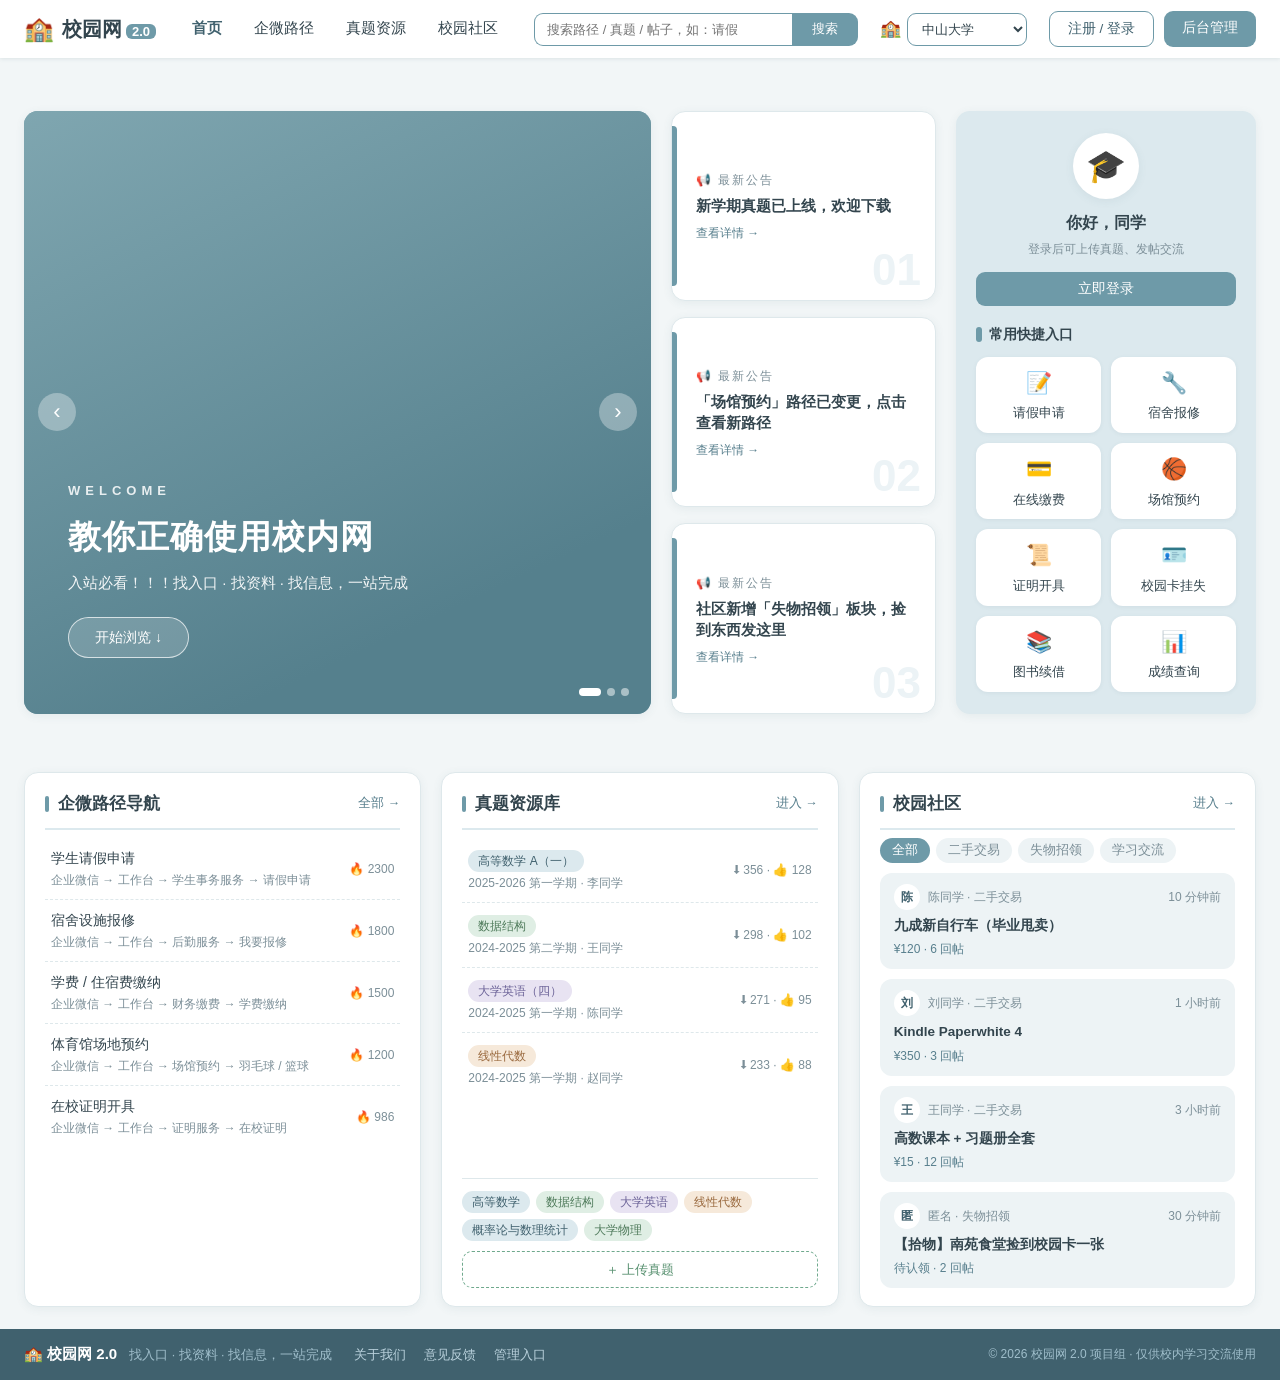
<file: index.html>
<!DOCTYPE html>
<html lang="zh-CN">
<head>
  <meta charset="UTF-8">
  <meta name="viewport" content="width=device-width, initial-scale=1.0">
  <meta name="description" content="校内网 2.0 —— 面向本校学生的校园综合服务网站：企微路径导航、往年真题资源库、校园社区">
  <title>校园网 2.0 | 校园综合服务平台</title>
  <link rel="stylesheet" href="css/style.css">
</head>
<body>

  <!-- ① 顶部导航栏 -->
  <header class="navbar">
    <div class="container navbar-inner">

      <a href="index.html" class="logo">
        <span class="logo-icon">🏫</span>
        <span class="logo-text">校园网<em>2.0</em></span>
      </a>

      <nav class="nav-links">
        <a href="index.html" class="active">首页</a>
        <a href="#panel-path">企微路径</a>
        <a href="#panel-exam">真题资源</a>
        <a href="#panel-post">校园社区</a>
      </nav>

      <div class="search-box">
        <input type="text" id="searchInput" placeholder="搜索路径 / 真题 / 帖子，如：请假">
        <button type="button" id="searchBtn">搜索</button>
      </div>

      <div class="school-select">
        <span class="school-label">🏫</span>
        <select id="schoolSelect" aria-label="选择学校">
          <option value="中山大学">中山大学</option>
          <option value="华南理工大学">华南理工大学</option>
        </select>
      </div>

      <div class="user-actions">
        <a href="register.html" class="btn btn-outline">注册 / 登录</a>
        <a href="admin.html" class="btn btn-primary">后台管理</a>
      </div>

    </div>
  </header>

  <!-- ② 首屏：大 Banner 轮播 + 公告大卡 + 右侧个人面板（自适应撑满一屏） -->
  <section class="hero">
    <div class="container hero-grid">

      <!-- 大 Banner 轮播：新手指引 -->
      <div class="banner" id="banner">
        <div class="banner-track" id="bannerTrack">
          <div class="banner-slide slide-1">
            <span class="banner-en">WELCOME</span>
            <h1>教你正确使用校内网</h1>
            <p>入站必看！！！找入口 · 找资料 · 找信息，一站完成</p>
            <span class="banner-btn">开始浏览 ↓</span>
          </div>
          <div class="banner-slide slide-2">
            <span class="banner-en">EXAM BANK</span>
            <h1>历年期末真题免费下载</h1>
            <p>高等数学、数据结构、大学英语……学长学姐留下的宝藏</p>
            <a class="banner-btn" href="#panel-exam">进入真题库 →</a>
          </div>
          <div class="banner-slide slide-3">
            <span class="banner-en">COMMUNITY</span>
            <h1>校园社区 · 互助大家庭</h1>
            <p>二手交易 · 失物招领 · 学习交流，有困难找同学</p>
            <a class="banner-btn" href="#panel-post">去逛逛 →</a>
          </div>
        </div>
        <button type="button" class="banner-arrow prev" id="bannerPrev" aria-label="上一张">‹</button>
        <button type="button" class="banner-arrow next" id="bannerNext" aria-label="下一张">›</button>
        <div class="banner-dots" id="bannerDots"></div>
      </div>

      <!-- 公告大卡（纵向堆叠，数据来自后台公告配置） -->
      <div class="announce-cards" id="announceCards"></div>

      <!-- 右侧：个人面板 + 快捷入口宫格 -->
      <aside class="side-panel">
        <div class="user-card">
          <div class="user-avatar">🎓</div>
          <div class="user-name">你好，同学</div>
          <div class="user-sub">登录后可上传真题、发帖交流</div>
          <a href="#" class="btn btn-primary btn-block">立即登录</a>
        </div>
        <div class="quick-panel">
          <div class="side-title"><span class="dot"></span>常用快捷入口</div>
          <div class="quick-grid" id="quickItems"></div>
        </div>
      </aside>

    </div>
  </section>

  <main>

    <!-- ③ 第二屏：三大板块并排 -->
    <section class="section section-main">
      <div class="container triple">

        <!-- 企微路径导航 -->
        <div class="panel" id="panel-path">
          <div class="panel-head">
            <h2>企微路径导航</h2>
            <a href="#" class="more-link">全部 →</a>
          </div>
          <ul class="mini-list" id="pathList"></ul>
        </div>

        <!-- 真题资源库 -->
        <div class="panel" id="panel-exam">
          <div class="panel-head">
            <h2>真题资源库</h2>
            <a href="#" class="more-link">进入 →</a>
          </div>
          <ul class="mini-list" id="examList"></ul>
          <div class="panel-foot">
            <div class="cat-tags" id="examCats"></div>
            <a href="#" class="upload-btn">＋ 上传真题</a>
          </div>
        </div>

        <!-- 校园社区 -->
        <div class="panel" id="panel-post">
          <div class="panel-head">
            <h2>校园社区</h2>
            <a href="#" class="more-link">进入 →</a>
          </div>
          <div class="board-tabs" id="boardTabs"></div>
          <ul class="post-list" id="postList"></ul>
        </div>

      </div>
    </section>

  </main>

  <!-- ④ 页脚（紧凑单行） -->
  <footer class="footer">
    <div class="container footer-inner">
      <div class="footer-left">
        <span class="footer-brand">🏫 校园网 2.0</span>
        <span class="footer-slogan">找入口 · 找资料 · 找信息，一站完成</span>
      </div>
      <nav class="footer-links">
        <a href="#">关于我们</a>
        <a href="#">意见反馈</a>
        <a href="admin.html">管理入口</a>
      </nav>
      <p class="footer-copy">© 2026 校园网 2.0 项目组 · 仅供校内学习交流使用</p>
    </div>
  </footer>

  <script src="js/data.js"></script>
  <script src="js/app.js"></script>
</body>
</html>
</file>
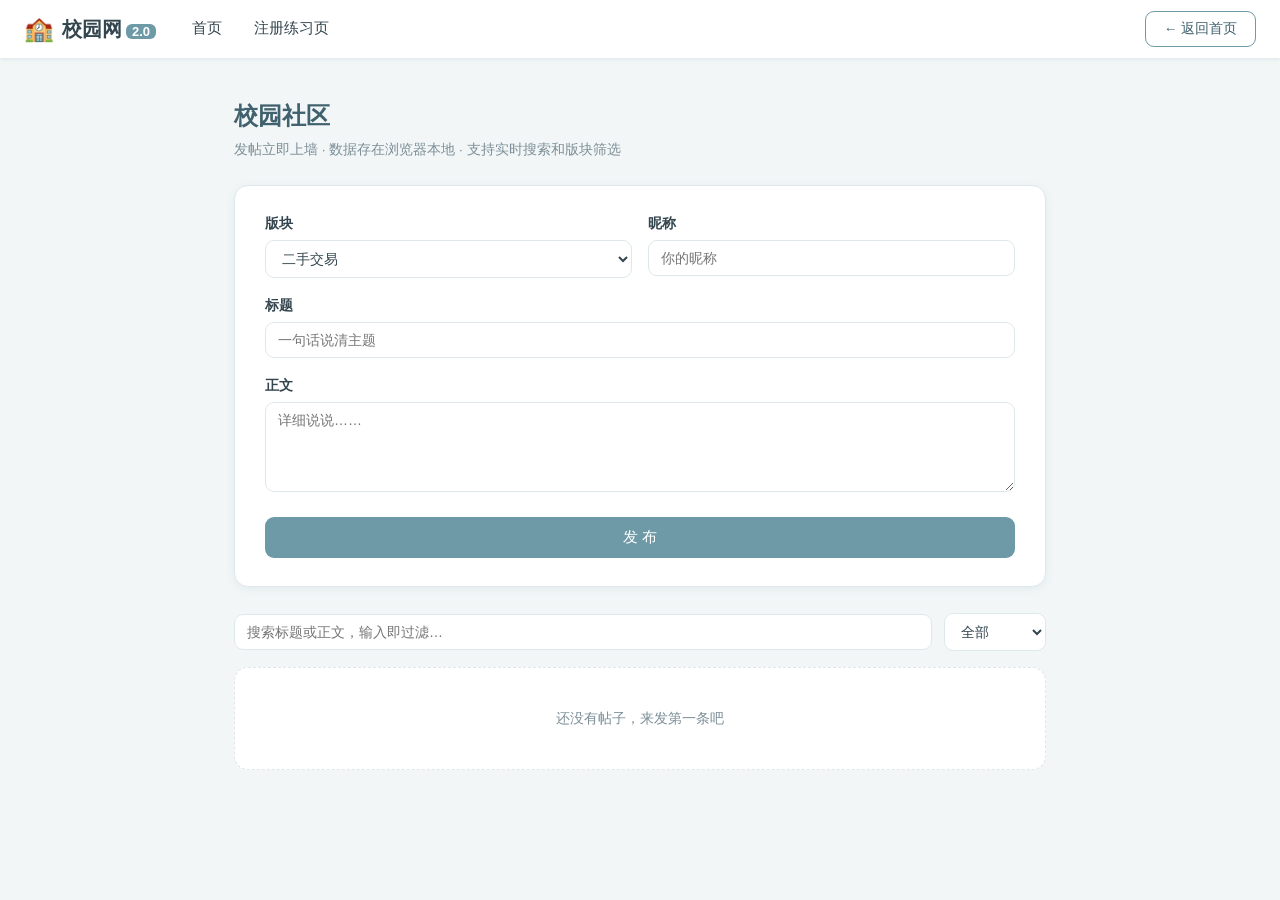
<file: community.html>
<!DOCTYPE html>
<html lang="zh-CN">
<head>
  <meta charset="UTF-8">
  <meta name="viewport" content="width=device-width, initial-scale=1.0">
  <meta name="description" content="校内网 2.0 —— 校园社区练习页：发帖、列表渲染、实时搜索">
  <title>校园社区（练习页） | 校园网 2.0</title>
  <link rel="stylesheet" href="css/style.css">
</head>
<body>

  <!-- 顶部导航（与首页同款） -->
  <header class="navbar">
    <div class="container navbar-inner">
      <a href="index.html" class="logo">
        <span class="logo-icon">🏫</span>
        <span class="logo-text">校园网<em>2.0</em></span>
      </a>
      <nav class="nav-links">
        <a href="index.html">首页</a>
        <a href="register.html">注册练习页</a>
      </nav>
      <div class="user-actions">
        <a href="index.html" class="btn btn-outline">← 返回首页</a>
      </div>
    </div>
  </header>

  <div class="page-wrap wide">

    <h1 class="page-title">校园社区</h1>
    <p class="page-sub">发帖立即上墙 · 数据存在浏览器本地 · 支持实时搜索和版块筛选</p>

    <!-- 发帖表单 -->
    <form class="form-card post-form" id="postForm" novalidate>
      <div class="form-grid">
        <div class="form-row">
          <label for="postBoard">版块</label>
          <select class="form-input" id="postBoard">
            <option>二手交易</option>
            <option>失物招领</option>
            <option>学习交流</option>
          </select>
        </div>
        <div class="form-row">
          <label for="postAuthor">昵称</label>
          <input class="form-input" type="text" id="postAuthor" placeholder="你的昵称">
        </div>
        <div class="form-row span2">
          <label for="postTitle">标题</label>
          <input class="form-input" type="text" id="postTitle" placeholder="一句话说清主题">
        </div>
        <div class="form-row span2">
          <label for="postContent">正文</label>
          <textarea class="form-input" id="postContent" placeholder="详细说说……"></textarea>
        </div>
      </div>
      <button type="submit" class="btn-submit">发 布</button>
    </form>

    <!-- 搜索 + 版块筛选工具条 -->
    <div class="community-toolbar">
      <input class="form-input search-input" type="text" id="searchInput" placeholder="搜索标题或正文，输入即过滤…">
      <select class="form-input" id="boardFilter">
        <option>全部</option>
        <option>二手交易</option>
        <option>失物招领</option>
        <option>学习交流</option>
      </select>
    </div>

    <!-- 帖子列表（由 JS 渲染） -->
    <div class="community-list" id="postList"></div>

  </div>

  <script src="js/community.js"></script>
</body>
</html>
</file>
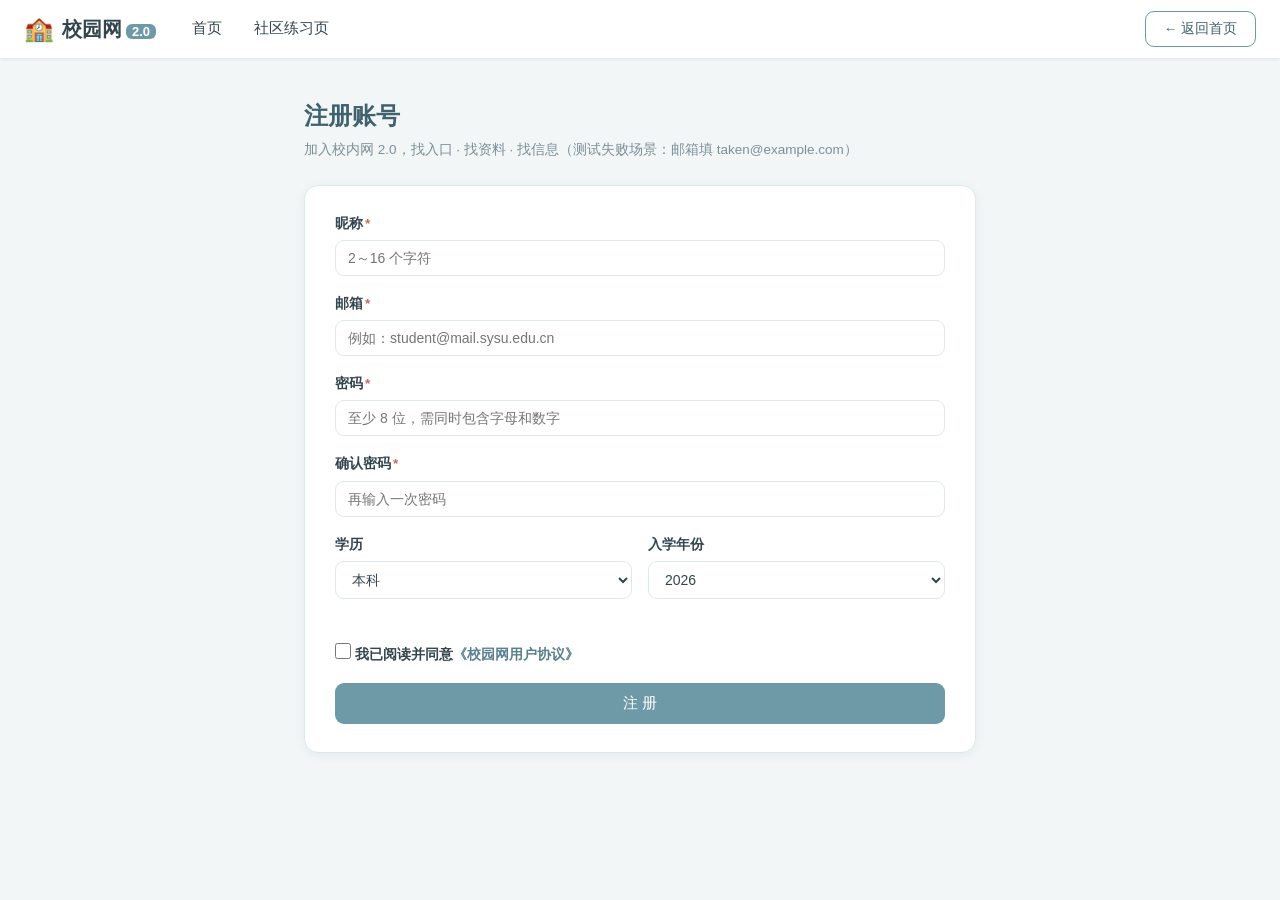
<file: register.html>
<!DOCTYPE html>
<html lang="zh-CN">
<head>
  <meta charset="UTF-8">
  <meta name="viewport" content="width=device-width, initial-scale=1.0">
  <meta name="description" content="校内网 2.0 —— 注册账号">
  <title>注册账号 | 校园网 2.0</title>
  <link rel="stylesheet" href="css/style.css">
</head>
<body>

  <!-- 顶部导航（与首页同款） -->
  <header class="navbar">
    <div class="container navbar-inner">
      <a href="index.html" class="logo">
        <span class="logo-icon">🏫</span>
        <span class="logo-text">校园网<em>2.0</em></span>
      </a>
      <nav class="nav-links">
        <a href="index.html">首页</a>
        <a href="community.html">社区练习页</a>
      </nav>
      <div class="user-actions">
        <a href="index.html" class="btn btn-outline">← 返回首页</a>
      </div>
    </div>
  </header>

  <div class="page-wrap">

    <h1 class="page-title">注册账号</h1>
    <p class="page-sub">加入校内网 2.0，找入口 · 找资料 · 找信息（测试失败场景：邮箱填 taken@example.com）</p>

    <!-- 已注册用户条（localStorage 恢复） -->
    <div class="user-banner" id="userBanner">
      <span>👋</span>
      <span id="userBannerText"></span>
    </div>

    <!-- 成功提示 -->
    <div class="form-success" id="successBox"></div>
    <!-- 失败提示（假后台返回的 message） -->
    <div class="form-fail" id="failBox"></div>

    <form class="form-card" id="regForm" novalidate>
      <!-- 昵称 -->
      <div class="form-row">
        <label for="nickname">昵称<span class="req">*</span></label>
        <input class="form-input" type="text" id="nickname" placeholder="2～16 个字符">
        <p class="form-error" id="err-nickname"></p>
      </div>

      <!-- 邮箱 -->
      <div class="form-row">
        <label for="email">邮箱<span class="req">*</span></label>
        <input class="form-input" type="text" id="email" placeholder="例如：student@mail.sysu.edu.cn">
        <p class="form-error" id="err-email"></p>
      </div>

      <!-- 密码 -->
      <div class="form-row">
        <label for="password">密码<span class="req">*</span></label>
        <input class="form-input" type="password" id="password" placeholder="至少 8 位，需同时包含字母和数字">
        <p class="form-error" id="err-password"></p>
      </div>

      <!-- 确认密码 -->
      <div class="form-row">
        <label for="password2">确认密码<span class="req">*</span></label>
        <input class="form-input" type="password" id="password2" placeholder="再输入一次密码">
        <p class="form-error" id="err-password2"></p>
      </div>

      <!-- 学历 / 入学年份（带默认值，无需校验） -->
      <div class="post-form">
        <div class="form-grid">
          <div class="form-row">
            <label for="degree">学历</label>
            <select class="form-input" id="degree">
              <option value="本科" selected>本科</option>
              <option value="硕士">硕士</option>
              <option value="博士">博士</option>
            </select>
          </div>
          <div class="form-row">
            <label for="year">入学年份</label>
            <select class="form-input" id="year">
              <option>2023</option>
              <option>2024</option>
              <option>2025</option>
              <option selected>2026</option>
            </select>
          </div>
        </div>
      </div>

      <!-- 协议 -->
      <div class="form-row">
        <label class="agree-row">
          <input type="checkbox" id="agree">
          <span>我已阅读并同意<span style="color: var(--primary-dark)">《校园网用户协议》</span></span>
        </label>
        <p class="form-error" id="err-agree"></p>
      </div>

      <button type="submit" class="btn-submit" id="submitBtn">注 册</button>
    </form>

  </div>

  <script src="js/mock-api.js"></script>
  <script src="js/register.js"></script>
</body>
</html>
</file>
<file: css/style.css>
/* ============================================================
   校园网 2.0 首页样式
   主题：低饱和雾蓝清新风（参照 UI 概念参考图）
   主色 #6E9AA8 · 侧栏 #DCE9EE · 深雾蓝 #40616E · 强调雾绿 #7FB39A
   布局目标：第 1 屏 = 导航 + 大Banner + 公告卡 + 个人侧栏（撑满一屏）
             第 2 屏 = 三大板块 + 页脚（紧凑，≤ 一屏）
   ============================================================ */

/* ---------- 变量与基础 ---------- */
:root {
  --primary: #6E9AA8;        /* 雾蓝主色 */
  --primary-dark: #587F8D;
  --primary-deep: #40616E;   /* 深雾蓝：标题、页脚 */
  --side-bg: #DCE9EE;        /* 侧栏极浅蓝 */
  --bg: #F2F6F7;             /* 页面浅灰蓝背景 */
  --card: #FFFFFF;
  --card-soft: #EDF3F5;      /* 帖子卡片浅底 */
  --accent: #6FA98D;         /* 强调雾绿（上传等） */
  --accent-dark: #57906F;
  --text: #33454E;           /* 正文深灰蓝 */
  --text-light: #7C8F98;     /* 次要浅灰 */
  --border: #DEE8EB;
  --radius: 14px;
  --shadow: 0 2px 10px rgba(64, 97, 110, 0.08);
  --shadow-hover: 0 8px 22px rgba(110, 154, 168, 0.28);
}

* {
  margin: 0;
  padding: 0;
  box-sizing: border-box;
}

html {
  scroll-behavior: smooth;
}

body {
  font-family: "PingFang SC", "Microsoft YaHei", "Segoe UI", sans-serif;
  color: var(--text);
  background: var(--bg);
  line-height: 1.5;
}

a {
  text-decoration: none;
  color: inherit;
}

ul {
  list-style: none;
}

button {
  font-family: inherit;
}

/* 内容容器：加宽到 1360px，撑开首屏三栏 */
.container {
  max-width: 1360px;
  margin: 0 auto;
  padding: 0 24px;
}

/* ---------- ① 顶部导航栏 ---------- */
.navbar {
  position: sticky;
  top: 0;
  z-index: 100;
  background: var(--card);
  box-shadow: 0 1px 4px rgba(64, 97, 110, 0.12);
}

.navbar-inner {
  display: flex;
  align-items: center;
  gap: 22px;
  padding: 11px 24px;
  flex-wrap: wrap;
}

.logo {
  display: flex;
  align-items: center;
  gap: 8px;
  font-size: 20px;
  font-weight: 700;
}

.logo-icon {
  font-size: 24px;
}

.logo-text em {
  font-style: normal;
  color: var(--card);
  background: var(--primary);
  border-radius: 6px;
  padding: 0 6px;
  margin-left: 4px;
  font-size: 13px;
}

.nav-links {
  display: flex;
  gap: 4px;
}

.nav-links a {
  padding: 7px 14px;
  border-radius: 9px;
  font-size: 14.5px;
  color: var(--text);
  transition: background 0.2s, color 0.2s;
}

.nav-links a:hover {
  color: var(--primary-deep);
  background: var(--side-bg);
}

.nav-links a.active {
  color: var(--primary-deep);
  font-weight: 600;
}

/* 全站搜索框 */
.search-box {
  display: flex;
  flex: 1;
  min-width: 220px;
  max-width: 400px;
}

.search-box input {
  flex: 1;
  border: 1.5px solid var(--primary);
  border-right: none;
  border-radius: 9px 0 0 9px;
  padding: 8px 12px;
  font-size: 13px;
  outline: none;
  background: var(--card);
}

.search-box input:focus {
  background: #F6FAFB;
}

.search-box button {
  border: none;
  background: var(--primary);
  color: var(--card);
  padding: 0 20px;
  border-radius: 0 9px 9px 0;
  font-size: 13px;
  cursor: pointer;
  transition: background 0.2s;
}

.search-box button:hover {
  background: var(--primary-dark);
}

/* 学校选择（搜索框右侧） */
.school-select {
  display: flex;
  align-items: center;
  gap: 6px;
}

.school-label {
  font-size: 17px;
}

.school-select select {
  border: 1.5px solid var(--primary);
  border-radius: 9px;
  background: var(--card);
  color: var(--text);
  font-size: 13px;
  font-family: inherit;
  padding: 7px 10px;
  cursor: pointer;
  outline: none;
  transition: background 0.2s;
}

.school-select select:focus {
  background: #F6FAFB;
}

/* 登录 / 后台按钮 */
.user-actions {
  display: flex;
  gap: 10px;
  margin-left: auto;
}

.btn {
  display: inline-block;
  padding: 7px 18px;
  border-radius: 9px;
  font-size: 13.5px;
  transition: all 0.2s;
}

.btn-outline {
  border: 1.5px solid var(--primary);
  color: var(--primary-deep);
}

.btn-outline:hover {
  background: var(--primary);
  color: var(--card);
}

.btn-primary {
  background: var(--primary);
  color: var(--card);
}

.btn-primary:hover {
  background: var(--primary-dark);
}

.btn-block {
  display: block;
  width: 100%;
  text-align: center;
}

/* ---------- ② 首屏：hero 三栏 ---------- */
/* 高度 = 视口 - 导航(62px) - 预留 130px：让下方三栏顶部露出一条，
   提示用户可以下滑查看更多 */
.hero {
  min-height: calc(100vh - 192px);
  display: flex;
  align-items: center;
  padding: 26px 0;
}

.hero-grid {
  flex: 1;
  display: grid;
  grid-template-columns: minmax(0, 1fr) 265px 300px;
  gap: 20px;
  width: 100%;
}

/* —— 大 Banner 轮播 —— */
.banner {
  position: relative;
  border-radius: var(--radius);
  overflow: hidden;
  box-shadow: var(--shadow);
  min-height: 480px;
  max-height: 760px;
  background: var(--primary);
}

.banner-track {
  display: flex;
  height: 100%;
  transition: transform 0.5s ease;
}

.banner-slide {
  min-width: 100%;
  height: 100%;
  display: flex;
  flex-direction: column;
  justify-content: flex-end;
  padding: 40px 44px 56px;
  color: var(--card);
}

.slide-1 { background: linear-gradient(155deg, #7FA6B0 0%, #55808D 78%); }
.slide-2 { background: linear-gradient(155deg, #86ADA2 0%, #5C8272 78%); }
.slide-3 { background: linear-gradient(155deg, #94A4BA 0%, #64788E 78%); }

.banner-en {
  font-size: 13px;
  letter-spacing: 5px;
  font-weight: 600;
  opacity: 0.85;
}

.banner-slide h1 {
  font-size: clamp(26px, 2.6vw, 40px);
  font-weight: 700;
  margin: 12px 0 10px;
  letter-spacing: 1px;
}

.banner-slide p {
  font-size: 15px;
  opacity: 0.92;
}

.banner-btn {
  margin-top: 22px;
  align-self: flex-start;
  border: 1.5px solid rgba(255, 255, 255, 0.7);
  background: rgba(255, 255, 255, 0.16);
  color: var(--card);
  padding: 9px 26px;
  border-radius: 999px;
  font-size: 14px;
  transition: background 0.2s, color 0.2s;
}

.banner-btn:hover {
  background: var(--card);
  color: var(--primary-deep);
}

.banner-arrow {
  position: absolute;
  top: 50%;
  transform: translateY(-50%);
  width: 38px;
  height: 38px;
  border: none;
  border-radius: 50%;
  background: rgba(255, 255, 255, 0.32);
  color: var(--card);
  font-size: 22px;
  line-height: 1;
  cursor: pointer;
  transition: background 0.2s;
}

.banner-arrow:hover {
  background: rgba(255, 255, 255, 0.55);
}

.banner-arrow.prev { left: 14px; }
.banner-arrow.next { right: 14px; }

.banner-dots {
  position: absolute;
  bottom: 18px;
  right: 22px;
  display: flex;
  gap: 6px;
}

.banner-dot {
  width: 8px;
  height: 8px;
  border: none;
  border-radius: 999px;
  background: rgba(255, 255, 255, 0.5);
  cursor: pointer;
  padding: 0;
  transition: all 0.25s;
}

.banner-dot.active {
  width: 22px;
  background: var(--card);
}

/* —— 公告大卡（纵向 3 张，与 Banner 等高） —— */
.announce-cards {
  display: grid;
  grid-template-rows: repeat(3, minmax(0, 1fr));
  gap: 16px;
}

.ann-card {
  position: relative;
  overflow: hidden;
  display: flex;
  flex-direction: column;
  justify-content: center;
  gap: 7px;
  background: var(--card);
  border: 1px solid var(--border);
  border-radius: var(--radius);
  padding: 18px 20px 16px 24px;
  box-shadow: var(--shadow);
  transition: transform 0.18s, box-shadow 0.18s;
}

.ann-card:hover {
  transform: translateY(-3px);
  box-shadow: var(--shadow-hover);
}

/* 左侧雾蓝竖条 */
.ann-card::before {
  content: "";
  position: absolute;
  left: 0;
  top: 14px;
  bottom: 14px;
  width: 5px;
  border-radius: 0 4px 4px 0;
  background: var(--primary);
}

.ann-head {
  display: flex;
  align-items: center;
  justify-content: space-between;
  font-size: 12px;
  color: var(--text-light);
  letter-spacing: 2px;
}

.ann-num {
  font-size: 22px;
  font-weight: 700;
  color: var(--side-bg);
  line-height: 1;
  /* 压在卡片右侧的大编号水印 */
  position: absolute;
  right: 14px;
  bottom: 8px;
  font-size: 44px;
  opacity: 0.55;
}

.ann-card p {
  font-size: 14.5px;
  font-weight: 600;
  color: var(--text);
  line-height: 1.45;
  display: -webkit-box;
  -webkit-line-clamp: 2;
  -webkit-box-orient: vertical;
  overflow: hidden;
}

.ann-more {
  font-size: 12px;
  color: var(--primary-dark);
  transition: color 0.2s;
}

.ann-more:hover {
  color: var(--primary-deep);
}

/* —— 右侧浅蓝侧栏：个人面板 + 快捷入口宫格 —— */
.side-panel {
  background: var(--side-bg);
  border-radius: var(--radius);
  box-shadow: var(--shadow);
  padding: 22px 20px;
  display: flex;
  flex-direction: column;
  gap: 18px;
  min-height: 480px;
  max-height: 760px;
}

.user-card {
  text-align: center;
  flex-shrink: 0;
}

.user-avatar {
  width: 66px;
  height: 66px;
  margin: 0 auto 12px;
  border-radius: 50%;
  background: var(--card);
  box-shadow: var(--shadow);
  display: flex;
  align-items: center;
  justify-content: center;
  font-size: 32px;
}

.user-name {
  font-size: 16px;
  font-weight: 700;
  color: var(--text);
}

.user-sub {
  font-size: 12px;
  color: var(--text-light);
  margin: 5px 0 14px;
}

.quick-panel {
  flex: 1;
  display: flex;
  flex-direction: column;
}

.side-title {
  display: flex;
  align-items: center;
  gap: 7px;
  font-size: 14px;
  font-weight: 700;
  color: var(--text);
  margin-bottom: 12px;
  white-space: nowrap;
}

.side-title .dot {
  width: 6px;
  height: 15px;
  border-radius: 3px;
  background: var(--primary);
}

.quick-grid {
  flex: 1;
  display: grid;
  grid-template-columns: repeat(2, minmax(0, 1fr));
  grid-auto-rows: 1fr;
  gap: 10px;
}

/* 快捷入口单元格（保留 .quick-item 类名，冒烟测试依赖） */
.quick-item {
  display: flex;
  flex-direction: column;
  align-items: center;
  justify-content: center;
  gap: 6px;
  background: var(--card);
  border-radius: 12px;
  padding: 10px 6px;
  font-size: 12.5px;
  color: var(--text);
  box-shadow: 0 1px 4px rgba(64, 97, 110, 0.08);
  transition: transform 0.18s, box-shadow 0.18s, color 0.18s;
}

.quick-item:hover {
  transform: translateY(-3px);
  box-shadow: var(--shadow-hover);
  color: var(--primary-deep);
}

.quick-item .qi-icon {
  font-size: 21px;
}

/* ---------- ③ 第二屏：三大板块并排 ---------- */
.section {
  padding: 22px 0;
}

.section-main {
  padding: 6px 0 22px;
}

.triple {
  display: grid;
  grid-template-columns: repeat(3, minmax(0, 1fr));
  gap: 20px;
  align-items: stretch;
}

.panel {
  background: var(--card);
  border: 1px solid var(--border);
  border-radius: var(--radius);
  box-shadow: var(--shadow);
  padding: 18px 20px;
  display: flex;
  flex-direction: column;
}

.panel-head {
  display: flex;
  align-items: center;
  justify-content: space-between;
  gap: 10px;
  padding-bottom: 12px;
  margin-bottom: 8px;
  border-bottom: 2px solid var(--side-bg);
}

.panel-head h2 {
  font-size: 16.5px;
  position: relative;
  padding-left: 13px;
}

.panel-head h2::before {
  content: "";
  position: absolute;
  left: 0;
  top: 50%;
  transform: translateY(-50%);
  width: 4px;
  height: 16px;
  border-radius: 3px;
  background: var(--primary);
}

.more-link {
  font-size: 12.5px;
  color: var(--primary-dark);
  white-space: nowrap;
}

.more-link:hover {
  color: var(--primary-deep);
}

/* 紧凑列表（路径 / 真题） */
.mini-list {
  flex: 1;
}

.mini-list li {
  border-bottom: 1px dashed var(--border);
}

.mini-list li:last-child {
  border-bottom: none;
}

.mini-item {
  display: flex;
  align-items: center;
  justify-content: space-between;
  gap: 10px;
  padding: 10px 6px;
  border-radius: 9px;
  transition: background 0.18s;
}

.mini-item:hover {
  background: var(--card-soft);
}

.mini-main {
  min-width: 0;      /* 允许文字省略 */
  flex: 1;
}

.mini-title {
  display: block;
  font-size: 14px;
  font-weight: 500;
  overflow: hidden;
  text-overflow: ellipsis;
  white-space: nowrap;
}

.mini-sub {
  display: block;
  font-size: 12px;
  color: var(--text-light);
  margin-top: 2px;
  overflow: hidden;
  text-overflow: ellipsis;
  white-space: nowrap;
}

.mini-extra {
  font-size: 12px;
  color: var(--text-light);
  white-space: nowrap;
}

.mini-empty {
  padding: 26px 0;
  text-align: center;
  font-size: 13px;
  color: var(--text-light);
}

/* 科目标签（低饱和配色） */
.tag {
  display: inline-block;
  font-size: 12px;
  padding: 2px 10px;
  border-radius: 999px;
  white-space: nowrap;
}

.tag-blue   { background: #DCE9EE; color: #40616E; }
.tag-green  { background: #DFEEE4; color: #4E7A5A; }
.tag-purple { background: #E8E3F2; color: #6C6398; }
.tag-orange { background: #F6E9DA; color: #9A6A3F; }
.tag-gray   { background: #EDF1F3; color: #5E7178; }

/* 真题面板底部：分类 + 上传 */
.panel-foot {
  margin-top: 12px;
  padding-top: 12px;
  border-top: 1px solid var(--border);
}

.cat-tags {
  display: flex;
  flex-wrap: wrap;
  gap: 6px;
  margin-bottom: 10px;
}

.cat-tags .tag {
  transition: transform 0.15s, filter 0.15s;
}

.cat-tags .tag:hover {
  transform: translateY(-2px);
  filter: brightness(0.96);
}

.upload-btn {
  display: block;
  text-align: center;
  padding: 8px;
  border: 1.5px dashed var(--accent);
  border-radius: 10px;
  color: var(--accent-dark);
  font-size: 13px;
  font-weight: 500;
  transition: background 0.2s, color 0.2s;
}

.upload-btn:hover {
  background: var(--accent);
  color: var(--card);
}

/* 社区板块切换 */
.board-tabs {
  display: flex;
  gap: 6px;
  margin-bottom: 10px;
}

.board-tab {
  padding: 4px 12px;
  border-radius: 999px;
  font-size: 12.5px;
  background: var(--card-soft);
  color: var(--text-light);
  cursor: pointer;
  border: none;
  white-space: nowrap;
  transition: background 0.18s, color 0.18s;
}

.board-tab.active {
  background: var(--primary);
  color: var(--card);
}

/* 社区帖子卡片（呼应参考图：头像 + 作者 + 时间 + 内容） */
.post-list {
  flex: 1;
  display: flex;
  flex-direction: column;
  gap: 10px;
}

.post-list li:last-child {
  margin-bottom: 0;
}

.post-card {
  display: block;
  background: var(--card-soft);
  border-radius: 12px;
  padding: 11px 14px;
  transition: background 0.18s, transform 0.18s;
}

.post-card:hover {
  background: var(--side-bg);
  transform: translateY(-2px);
}

.post-top {
  display: flex;
  align-items: center;
  gap: 8px;
  font-size: 12px;
  color: var(--text-light);
  margin-bottom: 6px;
}

.post-avatar {
  flex-shrink: 0;
  width: 26px;
  height: 26px;
  border-radius: 50%;
  background: var(--card);
  color: var(--primary-deep);
  font-size: 12px;
  font-weight: 700;
  display: flex;
  align-items: center;
  justify-content: center;
}

.post-author {
  min-width: 0;
  overflow: hidden;
  text-overflow: ellipsis;
  white-space: nowrap;
}

.post-time {
  margin-left: auto;
  white-space: nowrap;
}

.post-title {
  font-size: 13.5px;
  font-weight: 600;
  color: var(--text);
  overflow: hidden;
  text-overflow: ellipsis;
  white-space: nowrap;
}

.post-meta {
  font-size: 12px;
  color: var(--primary-dark);
  margin-top: 4px;
}

/* ---------- ④ 页脚（紧凑单行） ---------- */
.footer {
  background: var(--primary-deep);
  color: #D5E3EA;
  padding: 14px 0;
}

.footer-inner {
  display: flex;
  align-items: center;
  gap: 22px;
  flex-wrap: wrap;
}

.footer-left {
  display: flex;
  align-items: baseline;
  gap: 12px;
}

.footer-brand {
  font-size: 15px;
  font-weight: 700;
  color: var(--card);
}

.footer-slogan {
  font-size: 12.5px;
  color: #9FBECB;
}

.footer-links {
  display: flex;
  gap: 18px;
}

.footer-links a {
  font-size: 13px;
  color: #BAD2DD;
  transition: color 0.2s;
}

.footer-links a:hover {
  color: var(--card);
  text-decoration: underline;
}

.footer-copy {
  margin-left: auto;
  font-size: 12px;
  color: #9FBECB;
}

/* ---------- 响应式 ---------- */

/* 中屏：侧栏转为横排卡片，Banner + 公告保持两栏 */
@media (max-width: 1240px) {
  .hero {
    min-height: 0;
  }

  .banner {
    min-height: 420px;
  }

  .hero-grid {
    grid-template-columns: minmax(0, 1fr) 230px;
  }

  .side-panel {
    grid-column: 1 / -1;
    flex-direction: row;
    align-items: center;
    min-height: 0;
    max-height: none;
  }

  .user-card {
    width: 250px;
    flex-shrink: 0;
  }

  .quick-panel {
    flex: 1;
  }

  .quick-grid {
    grid-template-columns: repeat(4, minmax(0, 1fr));
    grid-auto-rows: minmax(64px, auto);
  }
}

/* 窄屏：全部单列堆叠 */
@media (max-width: 900px) {
  .hero-grid {
    grid-template-columns: 1fr;
  }

  .banner {
    min-height: 300px;
    max-height: 340px;
  }

  .announce-cards {
    grid-template-rows: none;
    grid-template-columns: repeat(3, minmax(0, 1fr));
  }

  .ann-num {
    display: none;
  }

  .side-panel {
    flex-direction: column;
  }

  .user-card {
    width: auto;
  }

  .quick-grid {
    grid-template-columns: repeat(4, minmax(0, 1fr));
  }

  .triple {
    grid-template-columns: 1fr;
  }

  .search-box {
    order: 10;
    max-width: none;
    flex-basis: 100%;
  }

  .footer-copy {
    margin-left: 0;
  }
}

@media (max-width: 560px) {
  .announce-cards {
    grid-template-columns: 1fr;
  }

  .quick-grid {
    grid-template-columns: repeat(2, minmax(0, 1fr));
  }
}

/* ============================================================
   动态页扩展：注册页 / 社区页（T1/T2/T3）
   ============================================================ */

/* ---------- 独立页通用：窄容器居中 ---------- */
.page-wrap {
  max-width: 720px;
  margin: 0 auto;
  padding: 40px 24px 60px;
}

.page-wrap.wide {
  max-width: 860px;
}

.page-title {
  font-size: 24px;
  color: var(--primary-deep);
  margin-bottom: 6px;
}

.page-sub {
  font-size: 13.5px;
  color: var(--text-light);
  margin-bottom: 24px;
}

/* ---------- 表单卡片 ---------- */
.form-card {
  background: var(--card);
  border: 1px solid var(--border);
  border-radius: var(--radius);
  box-shadow: var(--shadow);
  padding: 28px 30px;
}

.form-row {
  margin-bottom: 18px;
}

.form-row label {
  display: block;
  font-size: 13.5px;
  font-weight: 600;
  margin-bottom: 6px;
}

.form-row .req {
  color: #C96A5E;
  margin-left: 2px;
}

.form-input {
  width: 100%;
  border: 1.5px solid var(--border);
  border-radius: 9px;
  background: var(--card);
  color: var(--text);
  font-size: 14px;
  font-family: inherit;
  padding: 9px 12px;
  outline: none;
  transition: border-color 0.18s, background 0.18s;
}

.form-input:focus {
  border-color: var(--primary);
  background: #F6FAFB;
}

/* 校验失败：红框 + 下方红字 */
.form-input.error {
  border-color: #C96A5E;
  background: #FBF3F1;
}

.form-error {
  display: none;              /* 默认隐藏，出错时 JS 加 .show */
  font-size: 12.5px;
  color: #B4574B;
  margin-top: 5px;
}

.form-error.show {
  display: block;
}

textarea.form-input {
  min-height: 90px;
  resize: vertical;
}

/* 协议勾选行 */
.agree-row {
  display: flex;
  align-items: center;
  gap: 8px;
  font-size: 13px;
}

.agree-row input {
  width: 16px;
  height: 16px;
  accent-color: var(--primary);
  cursor: pointer;
}

/* 提交按钮（复用 .btn，加大加满宽） */
.btn-submit {
  display: block;
  width: 100%;
  text-align: center;
  padding: 11px;
  font-size: 15px;
  border: none;
  border-radius: 9px;
  background: var(--primary);
  color: var(--card);
  cursor: pointer;
  font-family: inherit;
  transition: background 0.2s;
}

.btn-submit:hover {
  background: var(--primary-dark);
}

.btn-submit:disabled {
  opacity: 0.6;
  cursor: not-allowed;
}

/* 成功 / 失败提示框 */
.form-success {
  display: none;
  background: #DFEEE4;
  border: 1px solid #6FA98D;
  color: #4E7A5A;
  border-radius: 10px;
  padding: 14px 16px;
  font-size: 14px;
  margin-bottom: 18px;
}

.form-success.show {
  display: block;
}

.form-fail {
  display: none;
  background: #F9EDEA;
  border: 1px solid #C96A5E;
  color: #A84E42;
  border-radius: 10px;
  padding: 12px 16px;
  font-size: 13.5px;
  margin-bottom: 18px;
}

.form-fail.show {
  display: block;
}

/* 已登录用户条 */
.user-banner {
  display: none;
  align-items: center;
  gap: 8px;
  background: var(--side-bg);
  border-radius: 10px;
  padding: 10px 16px;
  font-size: 13.5px;
  color: var(--primary-deep);
  margin-bottom: 18px;
}

.user-banner.show {
  display: flex;
}

/* ---------- 社区页 ---------- */
.post-form {
  margin-bottom: 26px;
}

.post-form .form-grid {
  display: grid;
  grid-template-columns: 1fr 1fr;
  gap: 0 16px;
}

.post-form .form-grid .span2 {
  grid-column: 1 / -1;
}

.community-toolbar {
  display: flex;
  gap: 12px;
  align-items: center;
  margin-bottom: 16px;
  flex-wrap: wrap;
}

.community-toolbar .form-input {
  width: auto;
}

.community-toolbar .search-input {
  flex: 1;
  min-width: 200px;
}

.community-toolbar select {
  cursor: pointer;
}

.list-state {
  padding: 40px 0;
  text-align: center;
  color: var(--text-light);
  font-size: 14px;
  background: var(--card);
  border: 1px dashed var(--border);
  border-radius: var(--radius);
}

/* 社区帖子条目 */
.community-list {
  display: flex;
  flex-direction: column;
  gap: 14px;
}

.community-post {
  background: var(--card);
  border: 1px solid var(--border);
  border-radius: var(--radius);
  box-shadow: var(--shadow);
  padding: 16px 18px;
}

.community-post .post-top {
  margin-bottom: 8px;
}

.community-post .post-title {
  white-space: normal;        /* 与首页列表不同，这里标题可换行 */
  font-size: 15px;
}

.community-post .post-content {
  font-size: 13.5px;
  color: var(--text-light);
  line-height: 1.6;
  margin-top: 5px;
  display: -webkit-box;
  -webkit-line-clamp: 2;      /* 正文摘要：最多两行 */
  -webkit-box-orient: vertical;
  overflow: hidden;
}

.community-post .post-meta {
  margin-top: 8px;
}
</file>
